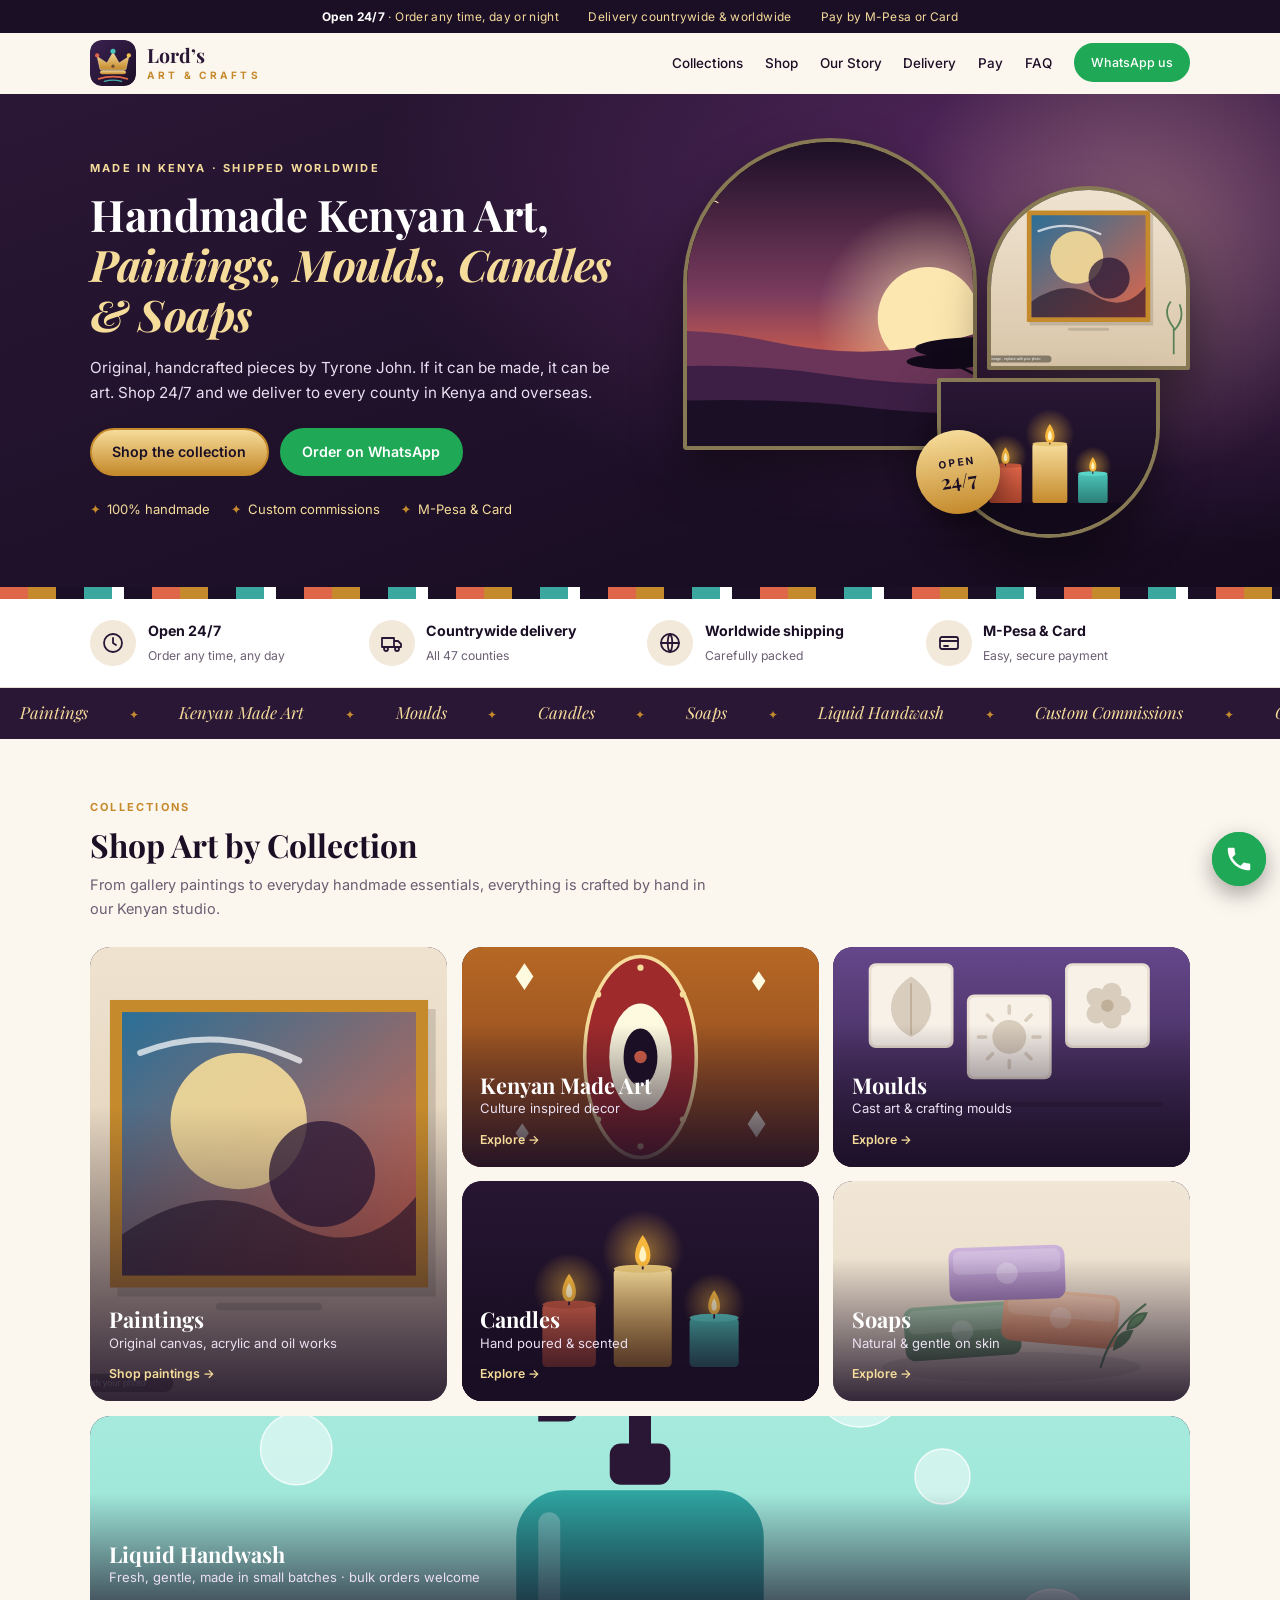
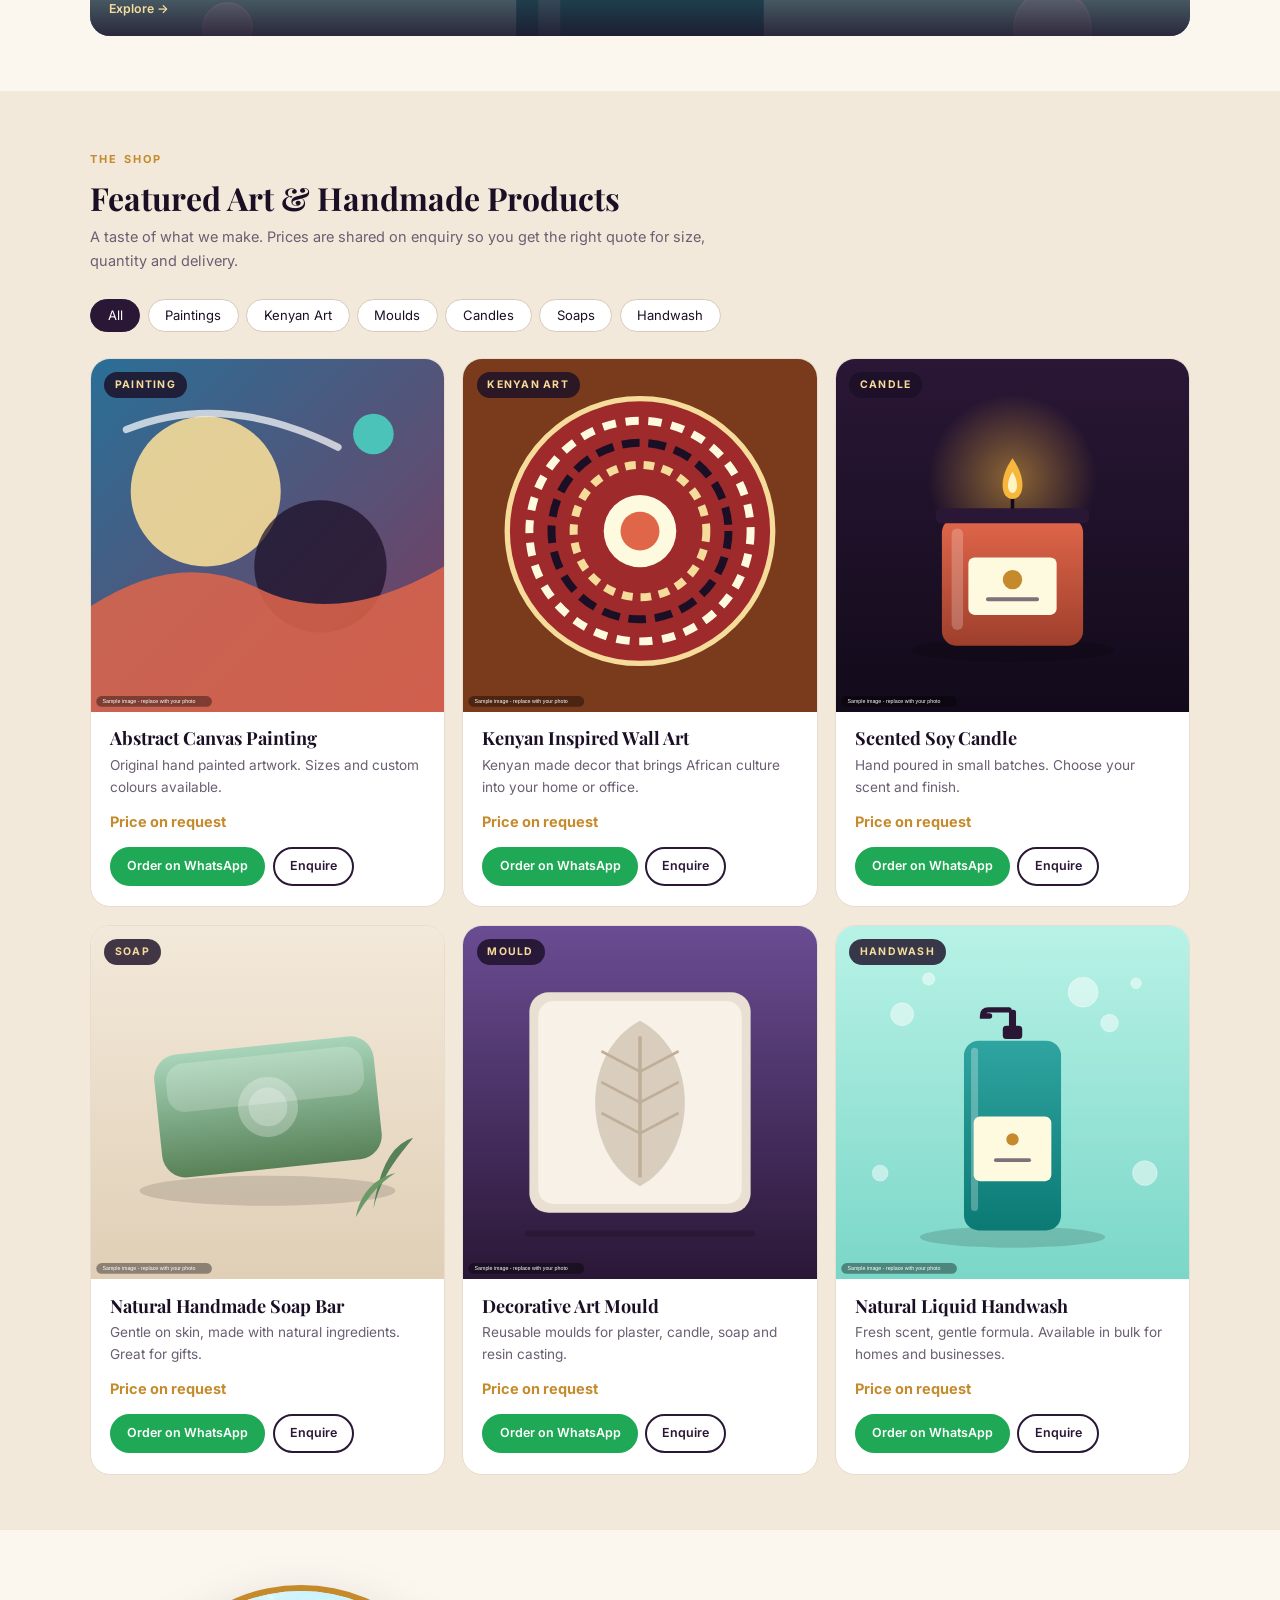
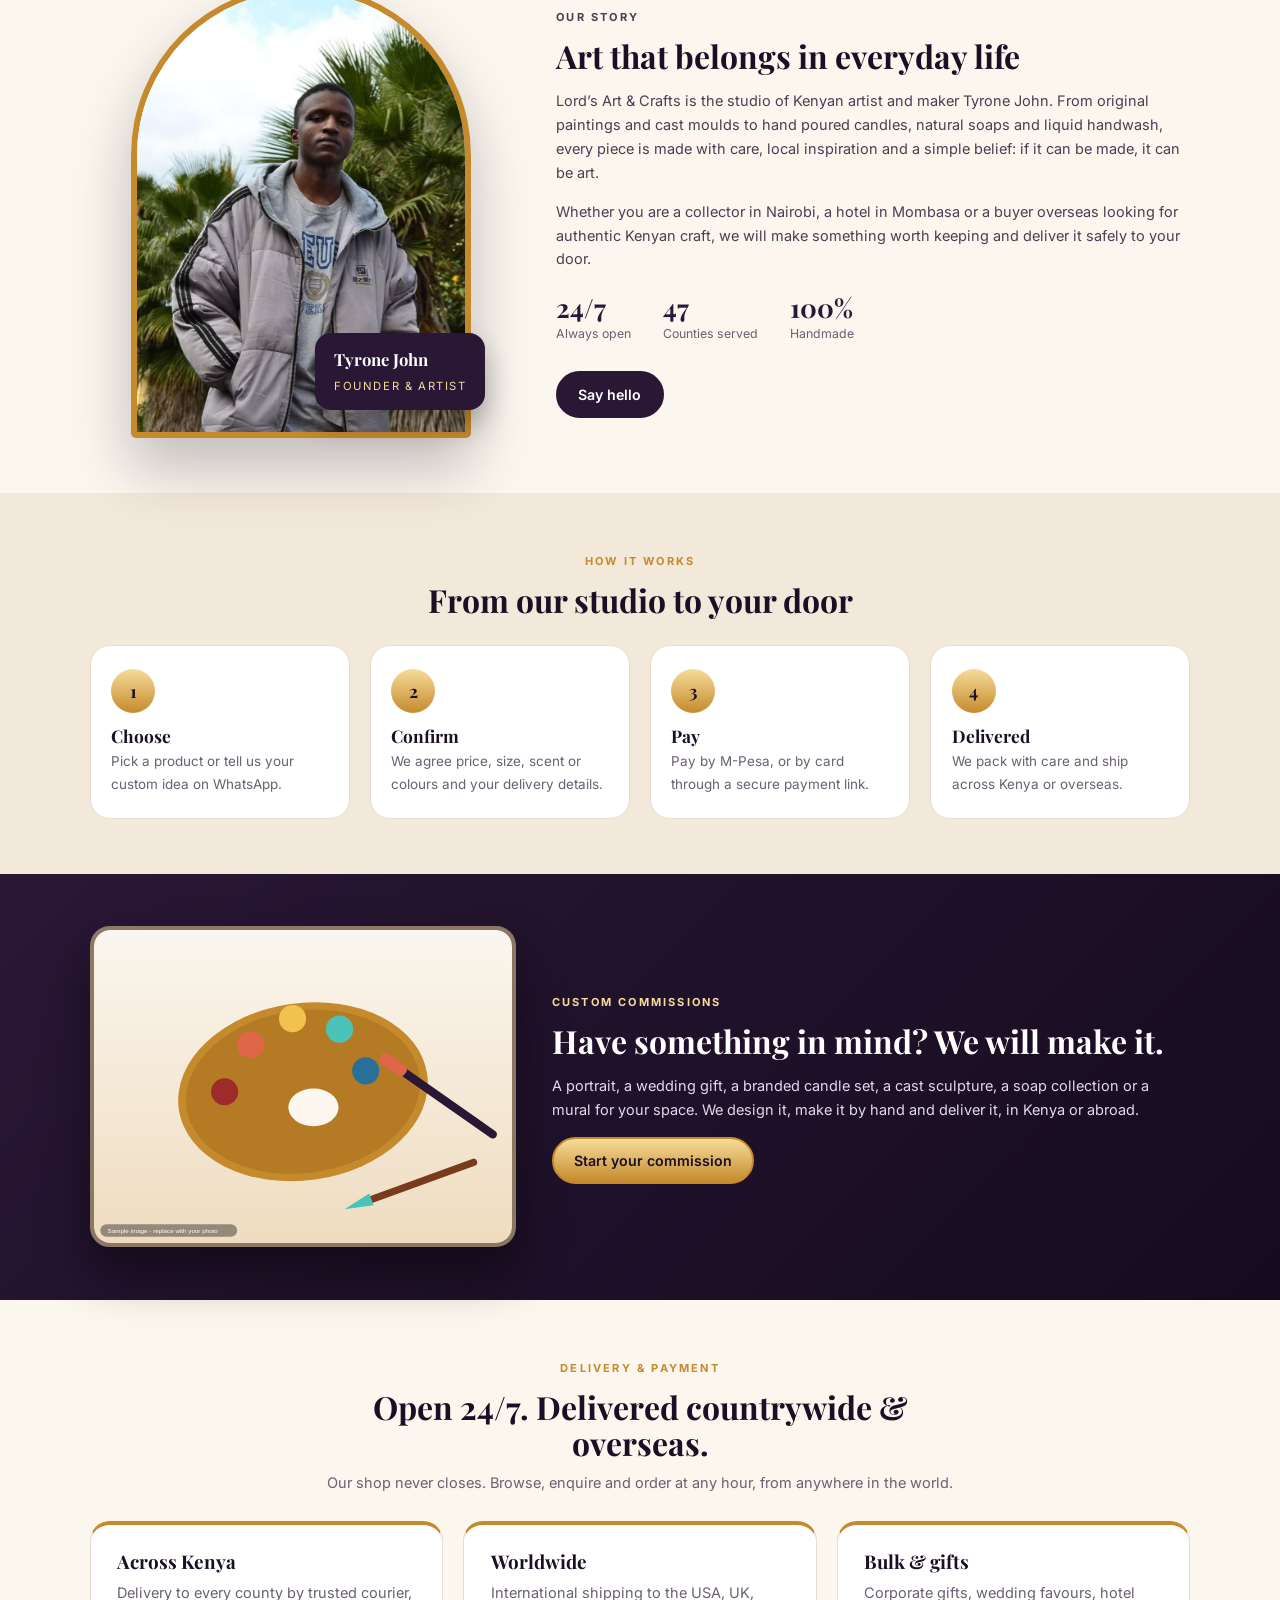
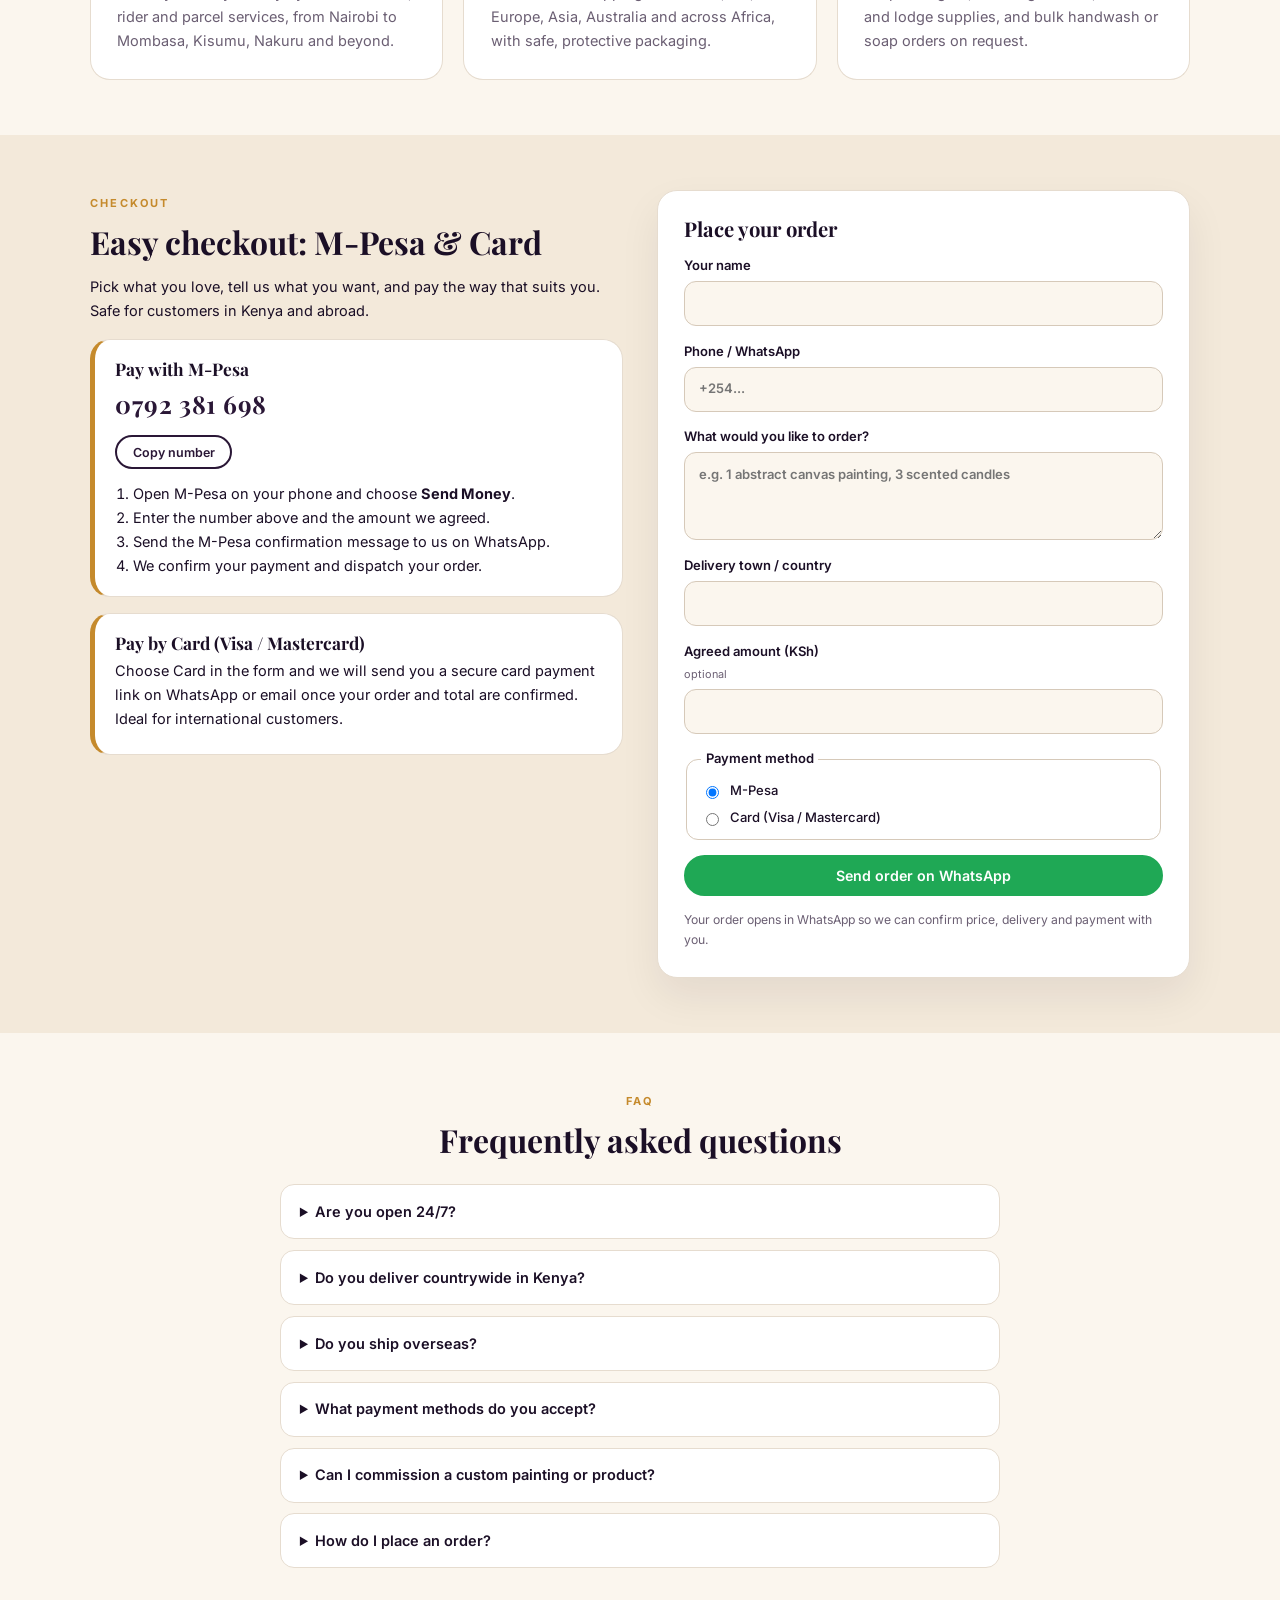
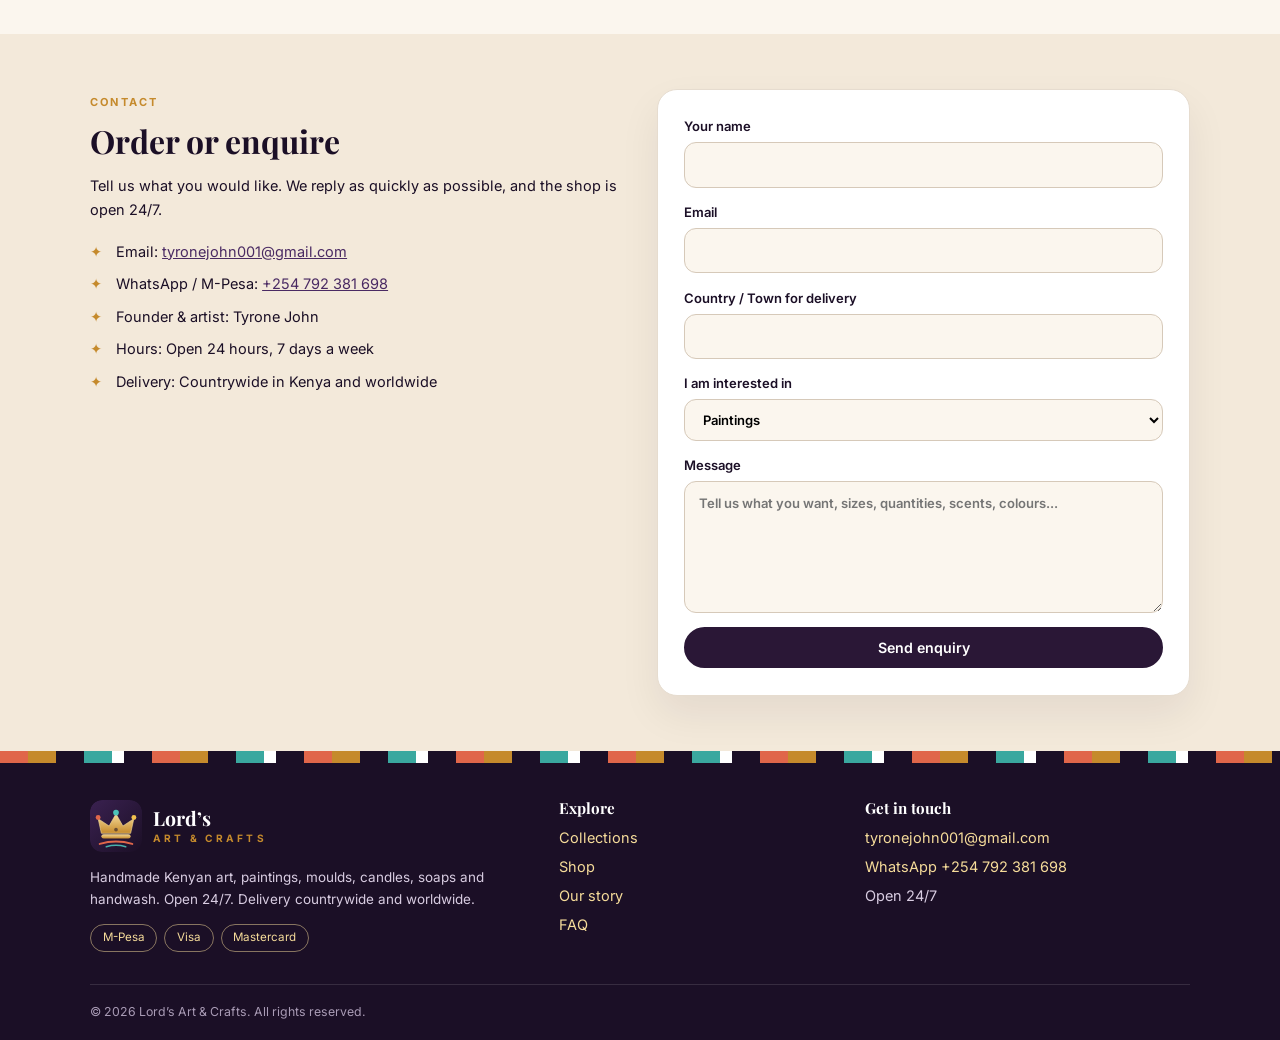
<file: lords-art-crafts-website/index.html>
<!doctype html>
<html lang="en">
<head>
  <meta charset="utf-8">
  <meta name="viewport" content="width=device-width, initial-scale=1">
  <title>Handmade Kenyan Art, Paintings, Candles &amp; Soaps | Lord's Art &amp; Crafts</title>
  <meta name="description" content="Buy original paintings, moulds, handmade candles, natural soaps, liquid handwash and Kenyan made art online. Open 24/7. Pay by M-Pesa or card. Delivery countrywide in Kenya and worldwide. Order on WhatsApp.">
  <meta name="keywords" content="Lord's Art and Crafts, Lords Art Crafts Kenya, pay with M-Pesa art, Kenyan art, buy art online Kenya, handmade paintings Kenya, African art for sale, Kenyan made art, handmade candles Kenya, natural soap Kenya, handmade soap, liquid handwash, plaster moulds, silicone moulds, art gallery Nairobi, custom art commissions, handcrafted gifts, home decor Kenya, ship art worldwide, buy African paintings online, Kenyan crafts, art for sale Nairobi">
  <meta name="author" content="Tyrone John">
  <meta name="robots" content="index, follow, max-image-preview:large">
  <meta name="theme-color" content="#2a1736">
  <link rel="canonical" href="https://lordsartcrafts.netlify.app/">
  <link rel="alternate" hreflang="en" href="https://lordsartcrafts.netlify.app/">
  <link rel="alternate" hreflang="x-default" href="https://lordsartcrafts.netlify.app/">
  <link rel="icon" href="favicon.svg" type="image/svg+xml">
  <link rel="manifest" href="site.webmanifest">

  <meta property="og:type" content="website">
  <meta property="og:site_name" content="Lord's Art &amp; Crafts">
  <meta property="og:title" content="Handmade Kenyan Art, Paintings, Candles &amp; Soaps | Lord's Art &amp; Crafts">
  <meta property="og:description" content="Original paintings, moulds, candles, soaps, handwash and Kenyan made art. Open 24/7, delivering countrywide and overseas.">
  <meta property="og:url" content="https://lordsartcrafts.netlify.app/">
  <meta property="og:image" content="https://lordsartcrafts.netlify.app/images/og-image.jpg">
  <meta property="og:locale" content="en_KE">
  <meta name="twitter:card" content="summary_large_image">
  <meta name="twitter:title" content="Handmade Kenyan Art, Paintings, Candles &amp; Soaps">
  <meta name="twitter:description" content="Original paintings, moulds, candles, soaps and Kenyan made art. Open 24/7. Countrywide and worldwide delivery.">
  <meta name="twitter:image" content="https://lordsartcrafts.netlify.app/images/og-image.jpg">

  <meta name="geo.region" content="KE">
  <meta name="geo.placename" content="Kenya">

  <link rel="preconnect" href="https://fonts.googleapis.com">
  <link rel="preconnect" href="https://fonts.gstatic.com" crossorigin>
  <link href="https://fonts.googleapis.com/css2?family=Inter:wght@400;500;600;700&family=Playfair+Display:ital,wght@0,600;0,700;0,800;1,500&display=swap" rel="stylesheet">
  <script>document.documentElement.className+=' js';</script>
  <link rel="stylesheet" href="styles.css?v=3">
  <link rel="preload" as="image" href="images/hero.svg?v=3">

  <script type="application/ld+json">
  {
    "@context": "https://schema.org",
    "@graph": [
      {
        "@type": "Store",
        "@id": "https://lordsartcrafts.netlify.app/#store",
        "name": "Lord's Art & Crafts",
        "url": "https://lordsartcrafts.netlify.app/",
        "image": "https://lordsartcrafts.netlify.app/images/og-image.jpg",
        "description": "Handmade Kenyan art: original paintings, moulds, candles, soaps, liquid handwash and custom art. Open 24/7 with delivery across Kenya and worldwide.",
        "email": "tyronejohn001@gmail.com",
        "telephone": "+254792381698",
        "logo": "https://lordsartcrafts.netlify.app/logo-icon.svg",
        "paymentAccepted": "M-Pesa, Credit Card, Debit Card",
        "currenciesAccepted": "KES",
        "founder": { "@type": "Person", "name": "Tyrone John" },
        "areaServed": [ { "@type": "Country", "name": "Kenya" }, { "@type": "Place", "name": "Worldwide" } ],
        "address": { "@type": "PostalAddress", "addressCountry": "KE" },
        "openingHoursSpecification": {
          "@type": "OpeningHoursSpecification",
          "dayOfWeek": ["Monday","Tuesday","Wednesday","Thursday","Friday","Saturday","Sunday"],
          "opens": "00:00",
          "closes": "23:59"
        },
        "knowsAbout": ["Paintings", "Kenyan art", "Moulds", "Handmade candles", "Handmade soap", "Liquid handwash"]
      },
      {
        "@type": "WebSite",
        "@id": "https://lordsartcrafts.netlify.app/#website",
        "url": "https://lordsartcrafts.netlify.app/",
        "name": "Lord's Art & Crafts",
        "inLanguage": "en"
      },
      {
        "@type": "ItemList",
        "name": "Featured handmade art and crafts",
        "itemListElement": [
          { "@type": "ListItem", "position": 1, "item": { "@type": "Product", "name": "Abstract Canvas Painting", "image": "https://lordsartcrafts.netlify.app/images/product-1.svg", "description": "Original hand painted canvas artwork made in Kenya." } },
          { "@type": "ListItem", "position": 2, "item": { "@type": "Product", "name": "Kenyan Inspired Wall Art", "image": "https://lordsartcrafts.netlify.app/images/product-2.svg", "description": "Kenyan made decorative wall art celebrating African culture." } },
          { "@type": "ListItem", "position": 3, "item": { "@type": "Product", "name": "Scented Soy Candle", "image": "https://lordsartcrafts.netlify.app/images/product-3.svg", "description": "Hand poured scented candle in a decorative finish." } },
          { "@type": "ListItem", "position": 4, "item": { "@type": "Product", "name": "Natural Handmade Soap Bar", "image": "https://lordsartcrafts.netlify.app/images/product-4.svg", "description": "Gentle handmade soap bar made with natural ingredients." } },
          { "@type": "ListItem", "position": 5, "item": { "@type": "Product", "name": "Decorative Art Mould", "image": "https://lordsartcrafts.netlify.app/images/product-5.svg", "description": "Reusable mould for casting plaster, candles, soap and resin art." } },
          { "@type": "ListItem", "position": 6, "item": { "@type": "Product", "name": "Natural Liquid Handwash", "image": "https://lordsartcrafts.netlify.app/images/product-6.svg", "description": "Gentle handmade liquid handwash with a fresh scent." } }
        ]
      },
      {
        "@type": "FAQPage",
        "mainEntity": [
          { "@type": "Question", "name": "Are you open 24/7?", "acceptedAnswer": { "@type": "Answer", "text": "Yes. You can browse and place an order or enquiry any time of day or night, every day of the week." } },
          { "@type": "Question", "name": "Do you deliver countrywide in Kenya?", "acceptedAnswer": { "@type": "Answer", "text": "Yes. We deliver to every county in Kenya using trusted courier and bus parcel services." } },
          { "@type": "Question", "name": "Do you ship overseas?", "acceptedAnswer": { "@type": "Answer", "text": "Yes. We ship worldwide with careful packaging. Contact us with your country and we will quote shipping." } },
          { "@type": "Question", "name": "Can I commission a custom painting or custom product?", "acceptedAnswer": { "@type": "Answer", "text": "Yes. We accept custom paintings, moulds, candles, soaps and gift sets. Send us your idea through the contact form." } },
          { "@type": "Question", "name": "What payment methods do you accept?", "acceptedAnswer": { "@type": "Answer", "text": "We accept M-Pesa (send money to 0792 381 698) and Visa or Mastercard card payments through a secure payment link we send you after confirming your order." } },
          { "@type": "Question", "name": "How do I place an order?", "acceptedAnswer": { "@type": "Answer", "text": "Use the Enquire button on any product or the contact form, or email us. We confirm availability, price and delivery, then you pay and we ship." } }
        ]
      }
    ]
  }
  </script>
</head>
<body>
  <a class="skip" href="#main">Skip to content</a>

  <div class="topbar" role="note">
    <div class="wrap topbar-in">
      <span><b>Open 24/7</b> &middot; Order any time, day or night</span>
      <span class="hide-sm">Delivery countrywide &amp; worldwide</span>
      <span class="hide-sm">Pay by M-Pesa or Card</span>
    </div>
  </div>

  <header class="site-header" id="siteHeader">
    <div class="wrap bar">
      <a class="brand" href="#top" aria-label="Lord's Art &amp; Crafts home">
        <img src="logo-icon.svg" width="46" height="46" alt="Lord's Art &amp; Crafts logo">
        <span class="brand-text"><strong>Lord&rsquo;s</strong><small>Art &amp; Crafts</small></span>
      </a>
      <button class="menu-btn" id="menuBtn" aria-expanded="false" aria-controls="nav" aria-label="Toggle menu">&#9776;</button>
      <nav id="nav" class="nav" aria-label="Main">
        <a href="#collections">Collections</a>
        <a href="#shop">Shop</a>
        <a href="#about">Our Story</a>
        <a href="#delivery">Delivery</a>
        <a href="#checkout">Pay</a>
        <a href="#faq">FAQ</a>
        <a class="btn small wa" href="https://wa.me/254792381698?text=Hello%20Lord%27s%20Art%20%26%20Crafts%2C%20I%20would%20like%20to%20place%20an%20order." target="_blank" rel="noopener">WhatsApp us</a>
      </nav>
    </div>
  </header>

  <main id="main">
    <section class="hero" id="top">
      <div class="hero-glow" aria-hidden="true"></div>
      <div class="wrap hero-grid">
        <div class="hero-copy">
          <p class="kicker light">Made in Kenya &middot; Shipped worldwide</p>
          <h1>Handmade Kenyan Art, <em>Paintings, Moulds, Candles &amp; Soaps</em></h1>
          <p class="lead">Original, handcrafted pieces by Tyrone John. If it can be made, it can be art. Shop 24/7 and we deliver to every county in Kenya and overseas.</p>
          <div class="cta-row">
            <a class="btn gold" href="#shop">Shop the collection</a>
            <a class="btn wa" href="https://wa.me/254792381698?text=Hello%20Lord%27s%20Art%20%26%20Crafts%2C%20I%20would%20like%20to%20order%20or%20commission%20some%20art." target="_blank" rel="noopener">Order on WhatsApp</a>
          </div>
          <ul class="hero-points">
            <li>100% handmade</li><li>Custom commissions</li><li>M-Pesa &amp; Card</li>
          </ul>
        </div>
        <div class="hero-art" aria-hidden="false">
          <div class="arch a1"><img src="images/hero.svg?v=3" width="1600" height="900" alt="Kenyan sunset painting with acacia tree, handmade art for sale" fetchpriority="high"></div>
          <div class="arch a2"><img src="images/paintings.svg?v=3" width="800" height="600" alt="Framed original abstract painting made in Kenya"></div>
          <div class="arch a3"><img src="images/candles.svg?v=3" width="800" height="600" alt="Handmade scented candles from Kenya"></div>
          <div class="seal"><span>Open</span><strong>24/7</strong></div>
        </div>
      </div>
    </section>
    <div class="pattern" aria-hidden="true"></div>

    <section class="trust" aria-label="Why shop with us">
      <div class="wrap trust-grid">
        <div class="t-item"><span class="ic"><svg viewBox="0 0 24 24"><circle cx="12" cy="12" r="9"/><path d="M12 7v5l3 2"/></svg></span><div><strong>Open 24/7</strong><span>Order any time, any day</span></div></div>
        <div class="t-item"><span class="ic"><svg viewBox="0 0 24 24"><path d="M2 7h12v9H2zM14 10h4l3 3v3h-7z"/><circle cx="6" cy="18" r="2"/><circle cx="17" cy="18" r="2"/></svg></span><div><strong>Countrywide delivery</strong><span>All 47 counties</span></div></div>
        <div class="t-item"><span class="ic"><svg viewBox="0 0 24 24"><circle cx="12" cy="12" r="9"/><path d="M3 12h18M12 3c3 3 3 15 0 18M12 3c-3 3-3 15 0 18"/></svg></span><div><strong>Worldwide shipping</strong><span>Carefully packed</span></div></div>
        <div class="t-item"><span class="ic"><svg viewBox="0 0 24 24"><rect x="3" y="6" width="18" height="12" rx="2"/><path d="M3 10h18M7 15h4"/></svg></span><div><strong>M-Pesa &amp; Card</strong><span>Easy, secure payment</span></div></div>
      </div>
    </section>

    <div class="ticker" aria-hidden="true">
      <div class="ticker-track">
        <span>Paintings</span><span>Kenyan Made Art</span><span>Moulds</span><span>Candles</span><span>Soaps</span><span>Liquid Handwash</span><span>Custom Commissions</span><span>Gifts</span>
        <span>Paintings</span><span>Kenyan Made Art</span><span>Moulds</span><span>Candles</span><span>Soaps</span><span>Liquid Handwash</span><span>Custom Commissions</span><span>Gifts</span>
      </div>
    </div>

    <section class="section" id="collections">
      <div class="wrap">
        <div class="head reveal">
          <p class="kicker">Collections</p>
          <h2>Shop Art by Collection</h2>
          <p class="sub">From gallery paintings to everyday handmade essentials, everything is crafted by hand in our Kenyan studio.</p>
        </div>
        <div class="bento">
          <a class="tile t1 reveal" href="#shop" data-go="paintings"><img src="images/paintings.svg?v=3" width="800" height="600" loading="lazy" alt="Original canvas paintings and African art for sale"><div class="cap"><h3>Paintings</h3><p>Original canvas, acrylic and oil works</p><span class="go">Shop paintings &rarr;</span></div></a>
          <a class="tile t2 reveal" href="#shop" data-go="kenyan"><img src="images/kenyan-art.svg?v=3" width="800" height="600" loading="lazy" alt="Kenyan made art and handcrafted decor"><div class="cap"><h3>Kenyan Made Art</h3><p>Culture inspired decor</p><span class="go">Explore &rarr;</span></div></a>
          <a class="tile t3 reveal" href="#shop" data-go="moulds"><img src="images/moulds.svg?v=3" width="800" height="600" loading="lazy" alt="Plaster and silicone art moulds for casting"><div class="cap"><h3>Moulds</h3><p>Cast art &amp; crafting moulds</p><span class="go">Explore &rarr;</span></div></a>
          <a class="tile t4 reveal" href="#shop" data-go="candles"><img src="images/candles.svg?v=3" width="800" height="600" loading="lazy" alt="Hand poured scented candles"><div class="cap"><h3>Candles</h3><p>Hand poured &amp; scented</p><span class="go">Explore &rarr;</span></div></a>
          <a class="tile t5 reveal" href="#shop" data-go="soaps"><img src="images/soaps.svg?v=3" width="800" height="600" loading="lazy" alt="Natural handmade soap bars"><div class="cap"><h3>Soaps</h3><p>Natural &amp; gentle on skin</p><span class="go">Explore &rarr;</span></div></a>
          <a class="tile t6 reveal" href="#shop" data-go="handwash"><img src="images/handwash.svg?v=3" width="800" height="600" loading="lazy" alt="Handmade liquid handwash in pump bottles"><div class="cap"><h3>Liquid Handwash</h3><p>Fresh, gentle, made in small batches &middot; bulk orders welcome</p><span class="go">Explore &rarr;</span></div></a>
        </div>
      </div>
    </section>

    <section class="section sand" id="shop">
      <div class="wrap">
        <div class="head reveal">
          <p class="kicker">The shop</p>
          <h2>Featured Art &amp; Handmade Products</h2>
          <p class="sub">A taste of what we make. Prices are shared on enquiry so you get the right quote for size, quantity and delivery.</p>
        </div>
        <div class="filters" role="group" aria-label="Filter products">
          <button class="chip active" data-filter="all">All</button>
          <button class="chip" data-filter="paintings">Paintings</button>
          <button class="chip" data-filter="kenyan">Kenyan Art</button>
          <button class="chip" data-filter="moulds">Moulds</button>
          <button class="chip" data-filter="candles">Candles</button>
          <button class="chip" data-filter="soaps">Soaps</button>
          <button class="chip" data-filter="handwash">Handwash</button>
        </div>
        <div class="products" id="products">
          <article class="product reveal" data-cat="paintings">
            <div class="pimg"><img src="images/product-1.svg?v=3" width="800" height="800" loading="lazy" alt="Abstract canvas painting handmade in Kenya"><span class="badge">Painting</span></div>
            <div class="pbody"><h3>Abstract Canvas Painting</h3><p>Original hand painted artwork. Sizes and custom colours available.</p><span class="price">Price on request</span>
              <div class="actions"><a class="btn small wa" href="https://wa.me/254792381698?text=Hello%20Lord%27s%20Art%20%26%20Crafts%2C%20I%20would%20like%20to%20order%3A%20Abstract%20Canvas%20Painting.%20Please%20share%20price%20and%20delivery%20details." target="_blank" rel="noopener">Order on WhatsApp</a><a class="btn small outline" href="#contact" data-product="Abstract Canvas Painting">Enquire</a></div></div>
          </article>
          <article class="product reveal" data-cat="kenyan">
            <div class="pimg"><img src="images/product-2.svg?v=3" width="800" height="800" loading="lazy" alt="Kenyan inspired wall art celebrating African culture"><span class="badge">Kenyan Art</span></div>
            <div class="pbody"><h3>Kenyan Inspired Wall Art</h3><p>Kenyan made decor that brings African culture into your home or office.</p><span class="price">Price on request</span>
              <div class="actions"><a class="btn small wa" href="https://wa.me/254792381698?text=Hello%20Lord%27s%20Art%20%26%20Crafts%2C%20I%20would%20like%20to%20order%3A%20Kenyan%20Inspired%20Wall%20Art.%20Please%20share%20price%20and%20delivery%20details." target="_blank" rel="noopener">Order on WhatsApp</a><a class="btn small outline" href="#contact" data-product="Kenyan Inspired Wall Art">Enquire</a></div></div>
          </article>
          <article class="product reveal" data-cat="candles">
            <div class="pimg"><img src="images/product-3.svg?v=3" width="800" height="800" loading="lazy" alt="Scented handmade soy candle"><span class="badge">Candle</span></div>
            <div class="pbody"><h3>Scented Soy Candle</h3><p>Hand poured in small batches. Choose your scent and finish.</p><span class="price">Price on request</span>
              <div class="actions"><a class="btn small wa" href="https://wa.me/254792381698?text=Hello%20Lord%27s%20Art%20%26%20Crafts%2C%20I%20would%20like%20to%20order%3A%20Scented%20Soy%20Candle.%20Please%20share%20price%20and%20delivery%20details." target="_blank" rel="noopener">Order on WhatsApp</a><a class="btn small outline" href="#contact" data-product="Scented Soy Candle">Enquire</a></div></div>
          </article>
          <article class="product reveal" data-cat="soaps">
            <div class="pimg"><img src="images/product-4.svg?v=3" width="800" height="800" loading="lazy" alt="Natural shea and aloe handmade soap bar"><span class="badge">Soap</span></div>
            <div class="pbody"><h3>Natural Handmade Soap Bar</h3><p>Gentle on skin, made with natural ingredients. Great for gifts.</p><span class="price">Price on request</span>
              <div class="actions"><a class="btn small wa" href="https://wa.me/254792381698?text=Hello%20Lord%27s%20Art%20%26%20Crafts%2C%20I%20would%20like%20to%20order%3A%20Natural%20Handmade%20Soap%20Bar.%20Please%20share%20price%20and%20delivery%20details." target="_blank" rel="noopener">Order on WhatsApp</a><a class="btn small outline" href="#contact" data-product="Natural Handmade Soap Bar">Enquire</a></div></div>
          </article>
          <article class="product reveal" data-cat="moulds">
            <div class="pimg"><img src="images/product-5.svg?v=3" width="800" height="800" loading="lazy" alt="Decorative art mould for plaster, candles and soap"><span class="badge">Mould</span></div>
            <div class="pbody"><h3>Decorative Art Mould</h3><p>Reusable moulds for plaster, candle, soap and resin casting.</p><span class="price">Price on request</span>
              <div class="actions"><a class="btn small wa" href="https://wa.me/254792381698?text=Hello%20Lord%27s%20Art%20%26%20Crafts%2C%20I%20would%20like%20to%20order%3A%20Decorative%20Art%20Mould.%20Please%20share%20price%20and%20delivery%20details." target="_blank" rel="noopener">Order on WhatsApp</a><a class="btn small outline" href="#contact" data-product="Decorative Art Mould">Enquire</a></div></div>
          </article>
          <article class="product reveal" data-cat="handwash">
            <div class="pimg"><img src="images/product-6.svg?v=3" width="800" height="800" loading="lazy" alt="Natural liquid handwash bottle"><span class="badge">Handwash</span></div>
            <div class="pbody"><h3>Natural Liquid Handwash</h3><p>Fresh scent, gentle formula. Available in bulk for homes and businesses.</p><span class="price">Price on request</span>
              <div class="actions"><a class="btn small wa" href="https://wa.me/254792381698?text=Hello%20Lord%27s%20Art%20%26%20Crafts%2C%20I%20would%20like%20to%20order%3A%20Natural%20Liquid%20Handwash.%20Please%20share%20price%20and%20delivery%20details." target="_blank" rel="noopener">Order on WhatsApp</a><a class="btn small outline" href="#contact" data-product="Natural Liquid Handwash">Enquire</a></div></div>
          </article>
        </div>
      </div>
    </section>

    <section class="section" id="about">
      <div class="wrap about">
        <div class="portrait reveal">
          <div class="arch-frame"><img src="images/artist.jpg?v=3" width="800" height="1200" loading="lazy" alt="Tyrone John, Kenyan artist and founder of Lord's Art &amp; Crafts"></div>
          <div class="tag"><strong>Tyrone John</strong><span>Founder &amp; Artist</span></div>
        </div>
        <div class="about-copy reveal">
          <p class="kicker">Our story</p>
          <h2>Art that belongs in everyday life</h2>
          <p>Lord&rsquo;s Art &amp; Crafts is the studio of Kenyan artist and maker Tyrone John. From original paintings and cast moulds to hand poured candles, natural soaps and liquid handwash, every piece is made with care, local inspiration and a simple belief: if it can be made, it can be art.</p>
          <p>Whether you are a collector in Nairobi, a hotel in Mombasa or a buyer overseas looking for authentic Kenyan craft, we will make something worth keeping and deliver it safely to your door.</p>
          <div class="stats">
            <div><strong>24/7</strong><span>Always open</span></div>
            <div><strong>47</strong><span>Counties served</span></div>
            <div><strong>100%</strong><span>Handmade</span></div>
          </div>
          <a class="btn" href="#contact">Say hello</a>
        </div>
      </div>
    </section>

    <section class="section sand" id="process">
      <div class="wrap">
        <div class="head center reveal">
          <p class="kicker">How it works</p>
          <h2>From our studio to your door</h2>
        </div>
        <ol class="steps">
          <li class="reveal"><span class="n">1</span><h3>Choose</h3><p>Pick a product or tell us your custom idea on WhatsApp.</p></li>
          <li class="reveal"><span class="n">2</span><h3>Confirm</h3><p>We agree price, size, scent or colours and your delivery details.</p></li>
          <li class="reveal"><span class="n">3</span><h3>Pay</h3><p>Pay by M-Pesa, or by card through a secure payment link.</p></li>
          <li class="reveal"><span class="n">4</span><h3>Delivered</h3><p>We pack with care and ship across Kenya or overseas.</p></li>
        </ol>
      </div>
    </section>

    <section class="band" id="custom">
      <div class="wrap band-in">
        <img class="band-img reveal" src="images/custom.svg?v=3" width="800" height="600" loading="lazy" alt="Artist palette and brushes for custom art commissions">
        <div class="reveal">
          <p class="kicker light">Custom commissions</p>
          <h2>Have something in mind? We will make it.</h2>
          <p>A portrait, a wedding gift, a branded candle set, a cast sculpture, a soap collection or a mural for your space. We design it, make it by hand and deliver it, in Kenya or abroad.</p>
          <a class="btn gold" href="https://wa.me/254792381698?text=Hello%20Lord%27s%20Art%20%26%20Crafts%2C%20I%20would%20like%20to%20start%20a%20custom%20commission." target="_blank" rel="noopener">Start your commission</a>
        </div>
      </div>
    </section>

    <section class="section" id="delivery">
      <div class="wrap">
        <div class="head center reveal">
          <p class="kicker">Delivery &amp; payment</p>
          <h2>Open 24/7. Delivered countrywide &amp; overseas.</h2>
          <p class="sub">Our shop never closes. Browse, enquire and order at any hour, from anywhere in the world.</p>
        </div>
        <div class="cards3">
          <div class="info reveal"><h3>Across Kenya</h3><p>Delivery to every county by trusted courier, rider and parcel services, from Nairobi to Mombasa, Kisumu, Nakuru and beyond.</p></div>
          <div class="info reveal"><h3>Worldwide</h3><p>International shipping to the USA, UK, Europe, Asia, Australia and across Africa, with safe, protective packaging.</p></div>
          <div class="info reveal"><h3>Bulk &amp; gifts</h3><p>Corporate gifts, wedding favours, hotel and lodge supplies, and bulk handwash or soap orders on request.</p></div>
        </div>
      </div>
    </section>

    <section class="section sand" id="checkout">
      <div class="wrap two top">
        <div class="reveal">
          <p class="kicker">Checkout</p>
          <h2>Easy checkout: M-Pesa &amp; Card</h2>
          <p>Pick what you love, tell us what you want, and pay the way that suits you. Safe for customers in Kenya and abroad.</p>
          <div class="pay-box">
            <h3>Pay with M-Pesa</h3>
            <p class="num" id="mpesaNum">0792 381 698</p>
            <button type="button" class="btn small outline" id="copyNum" data-num="0792381698">Copy number</button>
            <ol>
              <li>Open M-Pesa on your phone and choose <strong>Send Money</strong>.</li>
              <li>Enter the number above and the amount we agreed.</li>
              <li>Send the M-Pesa confirmation message to us on WhatsApp.</li>
              <li>We confirm your payment and dispatch your order.</li>
            </ol>
          </div>
          <div class="pay-box">
            <h3>Pay by Card (Visa / Mastercard)</h3>
            <p>Choose Card in the form and we will send you a secure card payment link on WhatsApp or email once your order and total are confirmed. Ideal for international customers.</p>
          </div>
        </div>
        <form id="checkoutForm" class="form reveal" novalidate>
          <h3>Place your order</h3>
          <label>Your name<input type="text" id="co-name" required autocomplete="name"></label>
          <label>Phone / WhatsApp<input type="tel" id="co-phone" autocomplete="tel" placeholder="+254..."></label>
          <label>What would you like to order?<textarea id="co-items" rows="3" required placeholder="e.g. 1 abstract canvas painting, 3 scented candles"></textarea></label>
          <label>Delivery town / country<input type="text" id="co-loc" required></label>
          <label>Agreed amount (KSh) <small>optional</small><input type="number" id="co-amt" min="0" inputmode="numeric"></label>
          <fieldset>
            <legend>Payment method</legend>
            <label class="radio"><input type="radio" name="pay" value="M-Pesa" checked> M-Pesa</label>
            <label class="radio"><input type="radio" name="pay" value="Card (Visa/Mastercard)"> Card (Visa / Mastercard)</label>
          </fieldset>
          <button class="btn wa" type="submit">Send order on WhatsApp</button>
          <p class="note">Your order opens in WhatsApp so we can confirm price, delivery and payment with you.</p>
        </form>
      </div>
    </section>

    <section class="section" id="faq">
      <div class="wrap narrow">
        <div class="head center reveal">
          <p class="kicker">FAQ</p>
          <h2>Frequently asked questions</h2>
        </div>
        <details><summary>Are you open 24/7?</summary><p>Yes. You can browse and send an order or enquiry any time of day or night, every day of the week.</p></details>
        <details><summary>Do you deliver countrywide in Kenya?</summary><p>Yes, we deliver to every county in Kenya using trusted courier and parcel services.</p></details>
        <details><summary>Do you ship overseas?</summary><p>Yes, we ship worldwide with careful packaging. Send us your country and we will quote shipping.</p></details>
        <details><summary>What payment methods do you accept?</summary><p>M-Pesa (send money to 0792 381 698) and Visa or Mastercard through a secure payment link we send you after confirming your order.</p></details>
        <details><summary>Can I commission a custom painting or product?</summary><p>Absolutely. We accept custom paintings, moulds, candles, soaps and gift sets. Share your idea on WhatsApp or through the contact form.</p></details>
        <details><summary>How do I place an order?</summary><p>Tap Order on WhatsApp on any product, use the checkout form, or email us. We confirm availability, price and delivery, then you pay and we ship.</p></details>
      </div>
    </section>

    <section class="section sand" id="contact">
      <div class="wrap two top">
        <div class="reveal">
          <p class="kicker">Contact</p>
          <h2>Order or enquire</h2>
          <p>Tell us what you would like. We reply as quickly as possible, and the shop is open 24/7.</p>
          <ul class="ticks">
            <li>Email: <a href="mailto:tyronejohn001@gmail.com">tyronejohn001@gmail.com</a></li>
            <li>WhatsApp / M-Pesa: <a href="https://wa.me/254792381698?text=Hello%20Lord%27s%20Art%20%26%20Crafts" target="_blank" rel="noopener">+254 792 381 698</a></li>
            <li>Founder &amp; artist: Tyrone John</li>
            <li>Hours: Open 24 hours, 7 days a week</li>
            <li>Delivery: Countrywide in Kenya and worldwide</li>
          </ul>
        </div>
        <form name="contact" method="POST" action="/thank-you.html" data-netlify="true" netlify-honeypot="bot-field" class="form reveal">
          <input type="hidden" name="form-name" value="contact">
          <p class="hidden"><label>Do not fill this out: <input name="bot-field"></label></p>
          <label>Your name<input type="text" name="name" required autocomplete="name"></label>
          <label>Email<input type="email" name="email" required autocomplete="email"></label>
          <label>Country / Town for delivery<input type="text" name="location" autocomplete="country-name"></label>
          <label>I am interested in
            <select name="interest" id="interest">
              <option>Paintings</option><option>Kenyan Made Art</option><option>Moulds</option><option>Candles</option><option>Soaps</option><option>Liquid Handwash</option><option>Custom commission</option><option>Bulk / wholesale order</option>
            </select>
          </label>
          <label>Message<textarea name="message" id="message" rows="5" required placeholder="Tell us what you want, sizes, quantities, scents, colours..."></textarea></label>
          <button class="btn" type="submit">Send enquiry</button>
        </form>
      </div>
    </section>
  </main>

  <div class="pattern" aria-hidden="true"></div>
  <footer class="site-footer">
    <div class="wrap foot">
      <div class="f-brand">
        <div class="brand light"><img src="logo-icon.svg" width="52" height="52" alt="Lord's Art &amp; Crafts logo"><span class="brand-text"><strong>Lord&rsquo;s</strong><small>Art &amp; Crafts</small></span></div>
        <p>Handmade Kenyan art, paintings, moulds, candles, soaps and handwash. Open 24/7. Delivery countrywide and worldwide.</p>
        <div class="pills"><span>M-Pesa</span><span>Visa</span><span>Mastercard</span></div>
      </div>
      <div>
        <h4>Explore</h4>
        <a href="#collections">Collections</a><a href="#shop">Shop</a><a href="#about">Our story</a><a href="#faq">FAQ</a>
      </div>
      <div>
        <h4>Get in touch</h4>
        <a href="mailto:tyronejohn001@gmail.com">tyronejohn001@gmail.com</a>
        <a href="https://wa.me/254792381698?text=Hello%20Lord%27s%20Art%20%26%20Crafts" target="_blank" rel="noopener">WhatsApp +254 792 381 698</a>
        <span>Open 24/7</span>
      </div>
    </div>
    <div class="wrap legal">&copy; <span id="year">2026</span> Lord&rsquo;s Art &amp; Crafts. All rights reserved.</div>
  </footer>

  <a class="wa-float" href="https://wa.me/254792381698?text=Hello%20Lord%27s%20Art%20%26%20Crafts%2C%20I%20need%20help%20with%20an%20order." target="_blank" rel="noopener" aria-label="Chat with us on WhatsApp">
    <svg viewBox="0 0 24 24" width="30" height="30" aria-hidden="true"><path fill="#fff" d="M6.62 10.79c1.44 2.83 3.76 5.14 6.59 6.59l2.2-2.2c.27-.27.67-.36 1.02-.24 1.12.37 2.33.57 3.57.57.55 0 1 .45 1 1V20c0 .55-.45 1-1 1-9.39 0-17-7.61-17-17 0-.55.45-1 1-1h3.5c.55 0 1 .45 1 1 0 1.25.2 2.45.57 3.57.11.35.03.74-.25 1.02l-2.2 2.2z"/></svg>
  </a>

  <script src="script.js?v=3" defer></script>
</body>
</html>
</file>
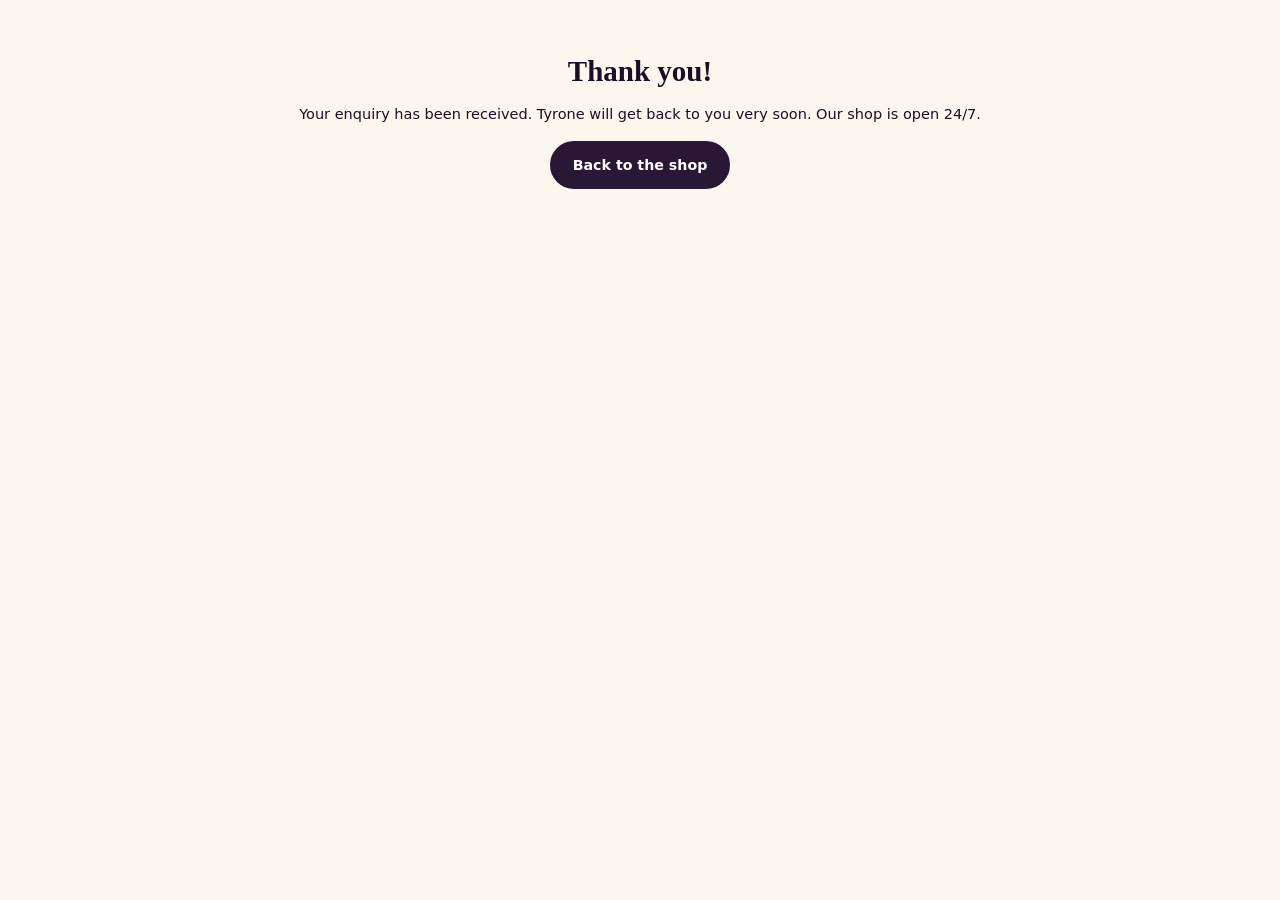
<file: lords-art-crafts-website/thank-you.html>
<!doctype html>
<html lang="en">
<head>
  <meta charset="utf-8">
  <meta name="viewport" content="width=device-width, initial-scale=1">
  <title>Thank You | Lord's Art &amp; Crafts</title>
  <meta name="robots" content="noindex">
  <link rel="icon" href="favicon.svg" type="image/svg+xml">
  <link rel="stylesheet" href="styles.css">
</head>
<body>
  <main class="section">
    <div class="wrap narrow" style="text-align:center">
      <h1 style="font-family:Georgia,serif">Thank you!</h1>
      <p>Your enquiry has been received. Tyrone will get back to you very soon. Our shop is open 24/7.</p>
      <p><a class="btn" href="/">Back to the shop</a></p>
    </div>
  </main>
</body>
</html>
</file>
<file: lords-art-crafts-website/styles.css>
:root{
  --ink:#1b0f26; --plum:#2a1736; --plum2:#4a2a63; --gold:#c58a2c; --gold-l:#f6dc9a;
  --terra:#e0664a; --teal:#3aa89f; --cream:#fbf6ee; --sand:#f3e9da; --muted:#6b5f73; --line:#e6dccf;
  --radius:20px; --serif:"Playfair Display",Georgia,"Times New Roman",serif;
  --sans:"Inter",system-ui,-apple-system,"Segoe UI",Roboto,Arial,sans-serif;
}
*{box-sizing:border-box}
html{scroll-behavior:smooth;scroll-padding-top:72px;font-size:14.5px;-webkit-text-size-adjust:100%;text-size-adjust:100%}
body{margin:0;overflow-x:hidden;font-family:var(--sans);color:var(--ink);background:var(--cream);line-height:1.65;-webkit-font-smoothing:antialiased}
img{max-width:100%;height:auto;display:block}
a{color:var(--plum2)}
h1,h2,h3,h4{font-family:var(--serif);line-height:1.15;margin:0 0 .6rem}
.wrap{width:min(1100px,100% - 2rem);margin-inline:auto}
.narrow{width:min(720px,100% - 2rem)}
.hidden{display:none}
.center{text-align:center}
.skip{position:absolute;left:-999px;top:0;background:var(--ink);color:#fff;padding:.5rem 1rem;z-index:200}
.skip:focus{left:0}

/* top bar + header */
.topbar{background:var(--ink);color:var(--gold-l);font-size:.82rem;letter-spacing:.03em}
.topbar-in{display:flex;justify-content:center;gap:2rem;padding:.45rem 0;flex-wrap:wrap}
.topbar b{color:#fff}
.site-header{position:sticky;top:0;z-index:100;background:rgba(251,246,238,.92);backdrop-filter:blur(10px);border-bottom:1px solid transparent;transition:.25s}
.site-header.scrolled{border-bottom-color:var(--line);box-shadow:0 8px 24px rgba(27,15,38,.08)}
.bar{display:flex;align-items:center;justify-content:space-between;padding:.5rem 0}
.brand{display:flex;align-items:center;gap:.75rem;text-decoration:none;color:var(--ink)}
.brand img{border-radius:12px;flex:none}
.brand-text{display:flex;flex-direction:column;line-height:1}
.brand-text strong{font-family:var(--serif);font-size:1.35rem;color:var(--plum)}
.brand-text small{font-size:.7rem;letter-spacing:.32em;text-transform:uppercase;color:var(--gold);font-weight:700;margin-top:.3rem}
.brand.light .brand-text strong{color:#fff}
.nav{display:flex;align-items:center;gap:1.5rem}
.nav a{text-decoration:none;color:var(--ink);font-size:.93rem;font-weight:500;position:relative}
.nav a:not(.btn)::after{content:"";position:absolute;left:0;bottom:-4px;width:0;height:2px;background:var(--gold);transition:.25s}
.nav a:not(.btn):hover::after{width:100%}
.menu-btn{display:none;background:none;border:1px solid var(--line);border-radius:10px;font-size:1.4rem;padding:.2rem .65rem;cursor:pointer;color:var(--ink)}

/* buttons */
.btn{display:inline-block;background:var(--plum);color:#fff!important;text-decoration:none;border:2px solid var(--plum);padding:.7rem 1.4rem;border-radius:999px;font-weight:600;cursor:pointer;font-size:.98rem;transition:.2s;font-family:var(--sans)}
.btn:hover{background:var(--plum2);border-color:var(--plum2);transform:translateY(-2px)}
.btn.small{padding:.5rem 1.05rem;font-size:.86rem}
.btn.gold{background:linear-gradient(180deg,#f6dc9a,#c58a2c);border-color:#c58a2c;color:var(--ink)!important}
.btn.gold:hover{filter:brightness(1.06)}
.btn.wa{background:#1fa855;border-color:#1fa855}
.btn.wa:hover{background:#178a45;border-color:#178a45}
.btn.outline{background:transparent;color:var(--plum)!important;border-color:var(--plum)}
.btn.outline:hover{background:var(--plum);color:#fff!important}

/* hero */
.hero{position:relative;background:radial-gradient(1200px 600px at 85% 20%,#5a2a63 0%,transparent 60%),linear-gradient(160deg,#2a1736,#150b1e);color:#fff;overflow:hidden}
.hero-glow{position:absolute;width:520px;height:520px;right:-120px;top:-120px;border-radius:50%;background:radial-gradient(circle,rgba(246,220,154,.28),transparent 65%)}
.hero-grid{position:relative;display:grid;grid-template-columns:1.1fr 1fr;gap:2.5rem;align-items:center;padding:3rem 0 3.4rem}
.kicker{display:inline-block;text-transform:uppercase;letter-spacing:.2em;font-size:.76rem;font-weight:700;color:var(--gold);margin:0 0 .8rem}
.kicker.light{color:var(--gold-l)}
.hero h1{font-size:clamp(1.9rem,4vw,3rem);margin:0 0 1.1rem;letter-spacing:-.01em}
.hero h1 em{font-style:italic;color:var(--gold-l)}
.lead{font-size:1.05rem;max-width:52ch;color:#e9dff0;margin:0 0 1.6rem}
.cta-row{display:flex;gap:.8rem;flex-wrap:wrap}
.hero-points{list-style:none;display:flex;gap:1.4rem;flex-wrap:wrap;padding:0;margin:1.6rem 0 0;color:var(--gold-l);font-size:.9rem}
.hero-points li::before{content:"\2726";margin-right:.45rem;color:var(--gold)}
.hero-art{position:relative;height:400px}
.arch{position:absolute;overflow:hidden;border:4px solid rgba(246,220,154,.55);box-shadow:0 24px 50px rgba(0,0,0,.45);background:#000}
.arch img{width:100%;height:100%;object-fit:cover}
.a1{left:0;top:0;width:58%;height:78%;border-radius:999px 999px 24px 24px}
.a2{right:0;top:12%;width:40%;height:46%;border-radius:999px 999px 20px 20px}
.a3{right:6%;bottom:0;width:44%;height:40%;border-radius:20px 20px 999px 999px}
.seal{position:absolute;left:46%;bottom:6%;width:84px;height:84px;border-radius:50%;background:linear-gradient(180deg,#f6dc9a,#c58a2c);color:var(--ink);display:grid;place-content:center;text-align:center;box-shadow:0 10px 24px rgba(0,0,0,.4);transform:rotate(-8deg)}
.seal span{font-size:.7rem;letter-spacing:.2em;text-transform:uppercase;font-weight:700}
.seal strong{font-family:var(--serif);font-size:1.35rem;line-height:1}
.pattern{height:12px;background:repeating-linear-gradient(90deg,var(--terra) 0 28px,var(--gold) 28px 56px,var(--ink) 56px 84px,var(--teal) 84px 112px,#fff 112px 124px,var(--ink) 124px 152px)}

/* trust */
.trust{background:#fff;border-bottom:1px solid var(--line)}
.trust-grid{display:grid;grid-template-columns:repeat(4,1fr);gap:1rem;padding:1.4rem 0}
.t-item{display:flex;align-items:center;gap:.8rem}
.t-item strong{display:block;font-size:.98rem}
.t-item span:not(.ic){font-size:.84rem;color:var(--muted)}
.ic{flex:none;width:46px;height:46px;border-radius:50%;background:var(--sand);display:grid;place-items:center}
.ic svg{width:24px;height:24px;fill:none;stroke:var(--plum);stroke-width:1.8;stroke-linecap:round;stroke-linejoin:round}

/* ticker */
.ticker{background:var(--plum);color:var(--gold-l);overflow:hidden;white-space:nowrap;padding:.8rem 0}
.ticker-track{display:inline-flex;gap:0;animation:slide 32s linear infinite}
.ticker span{font-family:var(--serif);font-style:italic;font-size:1.15rem;padding:0 1.4rem}
.ticker span::after{content:"\2726";margin-left:2.8rem;color:var(--gold);font-style:normal;font-size:.8rem}
@keyframes slide{to{transform:translateX(-50%)}}

/* sections */
.section{padding:3.8rem 0}
.sand{background:var(--sand)}
.head{max-width:640px;margin-bottom:1.8rem}
.head.center{margin-inline:auto;text-align:center}
h2{font-size:clamp(1.55rem,3vw,2.2rem)}
.sub{color:var(--muted);margin:0}

/* bento collections */
.bento{display:grid;grid-template-columns:repeat(3,1fr);grid-auto-rows:220px;gap:1rem}
.tile{position:relative;border-radius:var(--radius);overflow:hidden;text-decoration:none;color:#fff;background:var(--plum)}
.tile img{position:absolute;inset:0;width:100%;height:100%;object-fit:cover;transition:transform .6s}
.tile:hover img{transform:scale(1.07)}
.tile::after{content:"";position:absolute;inset:0;background:linear-gradient(180deg,transparent 35%,rgba(27,15,38,.88))}
.cap{position:absolute;left:1.3rem;right:1.3rem;bottom:1.1rem;z-index:2}
.cap h3{font-size:1.5rem;margin:0}
.cap p{margin:.1rem 0 .5rem;font-size:.9rem;color:#eadff0}
.go{font-size:.85rem;font-weight:600;color:var(--gold-l)}
.t1{grid-row:span 2}
.t6{grid-column:span 3;grid-row:span 1}
.t6 img{object-position:center 40%}

/* products */
.filters{display:flex;flex-wrap:wrap;gap:.5rem;margin-bottom:1.8rem}
.chip{border:1px solid #d6c9b9;background:#fff;padding:.5rem 1.15rem;border-radius:999px;cursor:pointer;font-size:.9rem;font-family:var(--sans);color:var(--ink);transition:.2s}
.chip.active,.chip:hover{background:var(--plum);color:#fff;border-color:var(--plum)}
.products{display:grid;grid-template-columns:repeat(3,1fr);gap:1.2rem}
.product{background:#fff;border-radius:var(--radius);overflow:hidden;border:1px solid var(--line);transition:.3s}
.product:hover{transform:translateY(-6px);box-shadow:0 22px 40px rgba(27,15,38,.14)}
.product.is-hidden{display:none}
.pimg{position:relative;overflow:hidden}
.pimg img{width:100%;aspect-ratio:1/1;object-fit:cover;transition:transform .6s}
.product:hover .pimg img{transform:scale(1.05)}
.badge{position:absolute;left:.9rem;top:.9rem;background:rgba(27,15,38,.82);color:var(--gold-l);font-size:.72rem;letter-spacing:.12em;text-transform:uppercase;padding:.3rem .75rem;border-radius:999px;font-weight:700}
.pbody{padding:1.15rem 1.3rem 1.4rem}
.pbody h3{font-size:1.25rem;margin:0 0 .3rem}
.pbody p{margin:0 0 .8rem;color:var(--muted);font-size:.94rem}
.price{display:block;font-weight:700;margin-bottom:.9rem;color:var(--gold)}
.actions{display:flex;gap:.5rem;flex-wrap:wrap}

/* about */
.about{display:grid;grid-template-columns:.8fr 1.2fr;gap:3rem;align-items:center}
.portrait{position:relative;max-width:340px;margin-inline:auto;width:100%}
.arch-frame{border-radius:999px 999px 28px 28px;overflow:hidden;border:6px solid var(--gold);box-shadow:0 30px 60px rgba(27,15,38,.25);aspect-ratio:3/4}
.arch-frame img{width:100%;height:100%;object-fit:cover;object-position:center 12%}
.tag{position:absolute;right:-14px;bottom:28px;background:var(--plum);color:#fff;padding:.9rem 1.3rem;border-radius:16px;box-shadow:0 14px 28px rgba(0,0,0,.3)}
.tag strong{display:block;font-family:var(--serif);font-size:1.15rem}
.tag span{font-size:.78rem;color:var(--gold-l);letter-spacing:.14em;text-transform:uppercase}
.about-copy p{color:#4a3f52}
.stats{display:flex;gap:2.2rem;margin:1.6rem 0 1.8rem;flex-wrap:wrap}
.stats strong{display:block;font-family:var(--serif);font-size:1.8rem;color:var(--plum);line-height:1}
.stats span{font-size:.85rem;color:var(--muted)}

/* steps */
.steps{list-style:none;padding:0;margin:0;display:grid;grid-template-columns:repeat(4,1fr);gap:1.4rem;counter-reset:s}
.steps li{background:#fff;border:1px solid var(--line);border-radius:var(--radius);padding:1.6rem 1.4rem;position:relative}
.steps .n{display:grid;place-items:center;width:44px;height:44px;border-radius:50%;background:linear-gradient(180deg,#f6dc9a,#c58a2c);font-family:var(--serif);font-weight:700;font-size:1.2rem;margin-bottom:.9rem}
.steps h3{font-size:1.2rem;margin:0 0 .3rem}
.steps p{margin:0;color:var(--muted);font-size:.93rem}

/* band */
.band{background:linear-gradient(135deg,#2a1736,#150b1e);color:#fff;padding:3.6rem 0}
.band-in{display:grid;grid-template-columns:.8fr 1.2fr;gap:2.5rem;align-items:center}
.band-img{border-radius:var(--radius);border:4px solid rgba(246,220,154,.5);box-shadow:0 26px 50px rgba(0,0,0,.45)}
.band p{color:#e4d8ec}

/* info cards */
.cards3{display:grid;grid-template-columns:repeat(3,1fr);gap:1.4rem}
.info{background:#fff;border:1px solid var(--line);border-top:4px solid var(--gold);border-radius:var(--radius);padding:1.8rem}
.info h3{font-size:1.3rem}
.info p{margin:0;color:var(--muted)}

/* checkout, forms */
.two{display:grid;grid-template-columns:1fr 1fr;gap:2.4rem}
.two.top{align-items:start}
.pay-box{background:#fff;border:1px solid var(--line);border-left:5px solid var(--gold);border-radius:var(--radius);padding:1.3rem 1.4rem;margin:1.1rem 0}
.pay-box h3{margin:0 0 .4rem;font-size:1.2rem}
.pay-box p{margin:.3rem 0}
.pay-box .num{font-family:var(--serif);font-size:1.7rem;font-weight:700;letter-spacing:.03em;color:var(--plum);margin:.2rem 0 .7rem}
.pay-box ol{padding-left:1.2rem;margin:.9rem 0 0}
.form{display:grid;gap:1rem;background:#fff;border:1px solid var(--line);padding:1.8rem;border-radius:var(--radius);box-shadow:0 18px 40px rgba(27,15,38,.07)}
.form h3{margin:0;font-size:1.4rem}
.form label{display:grid;gap:.3rem;font-weight:600;font-size:.9rem}
.form input,.form select,.form textarea{font:inherit;padding:.75rem .9rem;border:1px solid #d6c9b9;border-radius:12px;background:var(--cream)}
.form input:focus,.form select:focus,.form textarea:focus{outline:2px solid var(--gold);border-color:var(--gold)}
.form fieldset{border:1px solid #d6c9b9;border-radius:12px;padding:.7rem .95rem;display:grid;gap:.4rem}
.form legend{font-weight:600;font-size:.9rem;padding:0 .3rem}
.form .radio{display:flex;align-items:center;gap:.5rem;font-weight:500}
.form .radio input{width:auto}
.form small{font-weight:400;color:var(--muted)}
.note{margin:0;font-size:.84rem;color:var(--muted)}
.ticks{list-style:none;padding:0;margin:1.2rem 0}
.ticks li{padding-left:1.8rem;position:relative;margin:.6rem 0}
.ticks li::before{content:"\2726";position:absolute;left:0;color:var(--gold)}

details{background:#fff;border:1px solid var(--line);border-radius:14px;padding:1rem 1.3rem;margin:.75rem 0}
summary{cursor:pointer;font-weight:600}
details[open]{border-color:var(--gold)}
details p{margin:.7rem 0 0;color:var(--muted)}

/* footer */
.site-footer{background:var(--ink);color:#d9cde2;padding:2.6rem 0 1.2rem}
.site-footer a{color:var(--gold-l);text-decoration:none;display:block;margin:.35rem 0}
.site-footer a:hover{text-decoration:underline}
.foot{display:grid;grid-template-columns:1.6fr 1fr 1.2fr;gap:2.4rem}
.foot h4{color:#fff;font-size:1.05rem;margin-bottom:.6rem}
.foot p{max-width:44ch;font-size:.93rem}
.pills{display:flex;gap:.5rem;flex-wrap:wrap;margin-top:.9rem}
.pills span{border:1px solid rgba(246,220,154,.5);color:var(--gold-l);padding:.25rem .8rem;border-radius:999px;font-size:.8rem}
.legal{margin-top:2.2rem;padding-top:1.2rem;border-top:1px solid rgba(255,255,255,.12);font-size:.85rem;color:#a99bb5}

.wa-float{position:fixed;right:1rem;bottom:1rem;z-index:150;width:54px;height:54px;border-radius:50%;background:#1fa855;display:grid;place-items:center;box-shadow:0 8px 22px rgba(0,0,0,.35)}
.wa-float::before{content:"";position:absolute;inset:0;border-radius:50%;border:2px solid #1fa855;animation:pulse 2.4s infinite}
.wa-float:hover{background:#178a45}
@keyframes pulse{0%{transform:scale(1);opacity:.8}100%{transform:scale(1.6);opacity:0}}

/* reveal */
.js .reveal{opacity:0;transform:translateY(26px);transition:opacity .8s ease,transform .8s ease}
.js .reveal.in{opacity:1;transform:none}

@media (max-width:980px){
  .hero-grid{grid-template-columns:1fr;padding:3rem 0 3.5rem}
  .hero-art{height:360px;max-width:520px;margin-inline:auto;width:100%}
  .about,.band-in,.two{grid-template-columns:1fr;gap:2.4rem}
  .steps,.trust-grid{grid-template-columns:repeat(2,1fr)}
  .products,.cards3{grid-template-columns:repeat(2,1fr)}
  .foot{grid-template-columns:1fr 1fr}
  .f-brand{grid-column:span 2}
}
@media (max-width:860px){
  .menu-btn{display:block}
  .nav{display:none;position:absolute;left:0;right:0;top:100%;background:var(--cream);flex-direction:column;align-items:flex-start;gap:1rem;padding:1.2rem;border-bottom:1px solid var(--line);box-shadow:0 18px 30px rgba(0,0,0,.1)}
  .nav.open{display:flex}
  .nav .btn{width:100%;text-align:center}
  .hide-sm{display:none}
}
@media (max-width:700px){
  .bento{grid-template-columns:1fr 1fr;grid-auto-rows:210px}
  .t1{grid-row:span 1;grid-column:span 2}
  .t6{grid-column:span 2}
  .section{padding:2.8rem 0}
  .tag{right:6px}
}
@media (max-width:540px){
  .products,.cards3,.steps{grid-template-columns:1fr}
  .trust-grid{grid-template-columns:1fr 1fr;gap:.8rem}
  .hero-art{height:300px}
  .seal{width:70px;height:70px}
  .seal strong{font-size:1.1rem}
  .seal span{font-size:.6rem}
  .foot{grid-template-columns:1fr}
  .f-brand{grid-column:auto}
  .bento{grid-auto-rows:190px}
}
@media (prefers-reduced-motion:reduce){
  html{scroll-behavior:auto}
  .ticker-track,.wa-float::before{animation:none}
  .js .reveal{opacity:1;transform:none;transition:none}
  .btn,.product,.tile img{transition:none}
}
</file>
